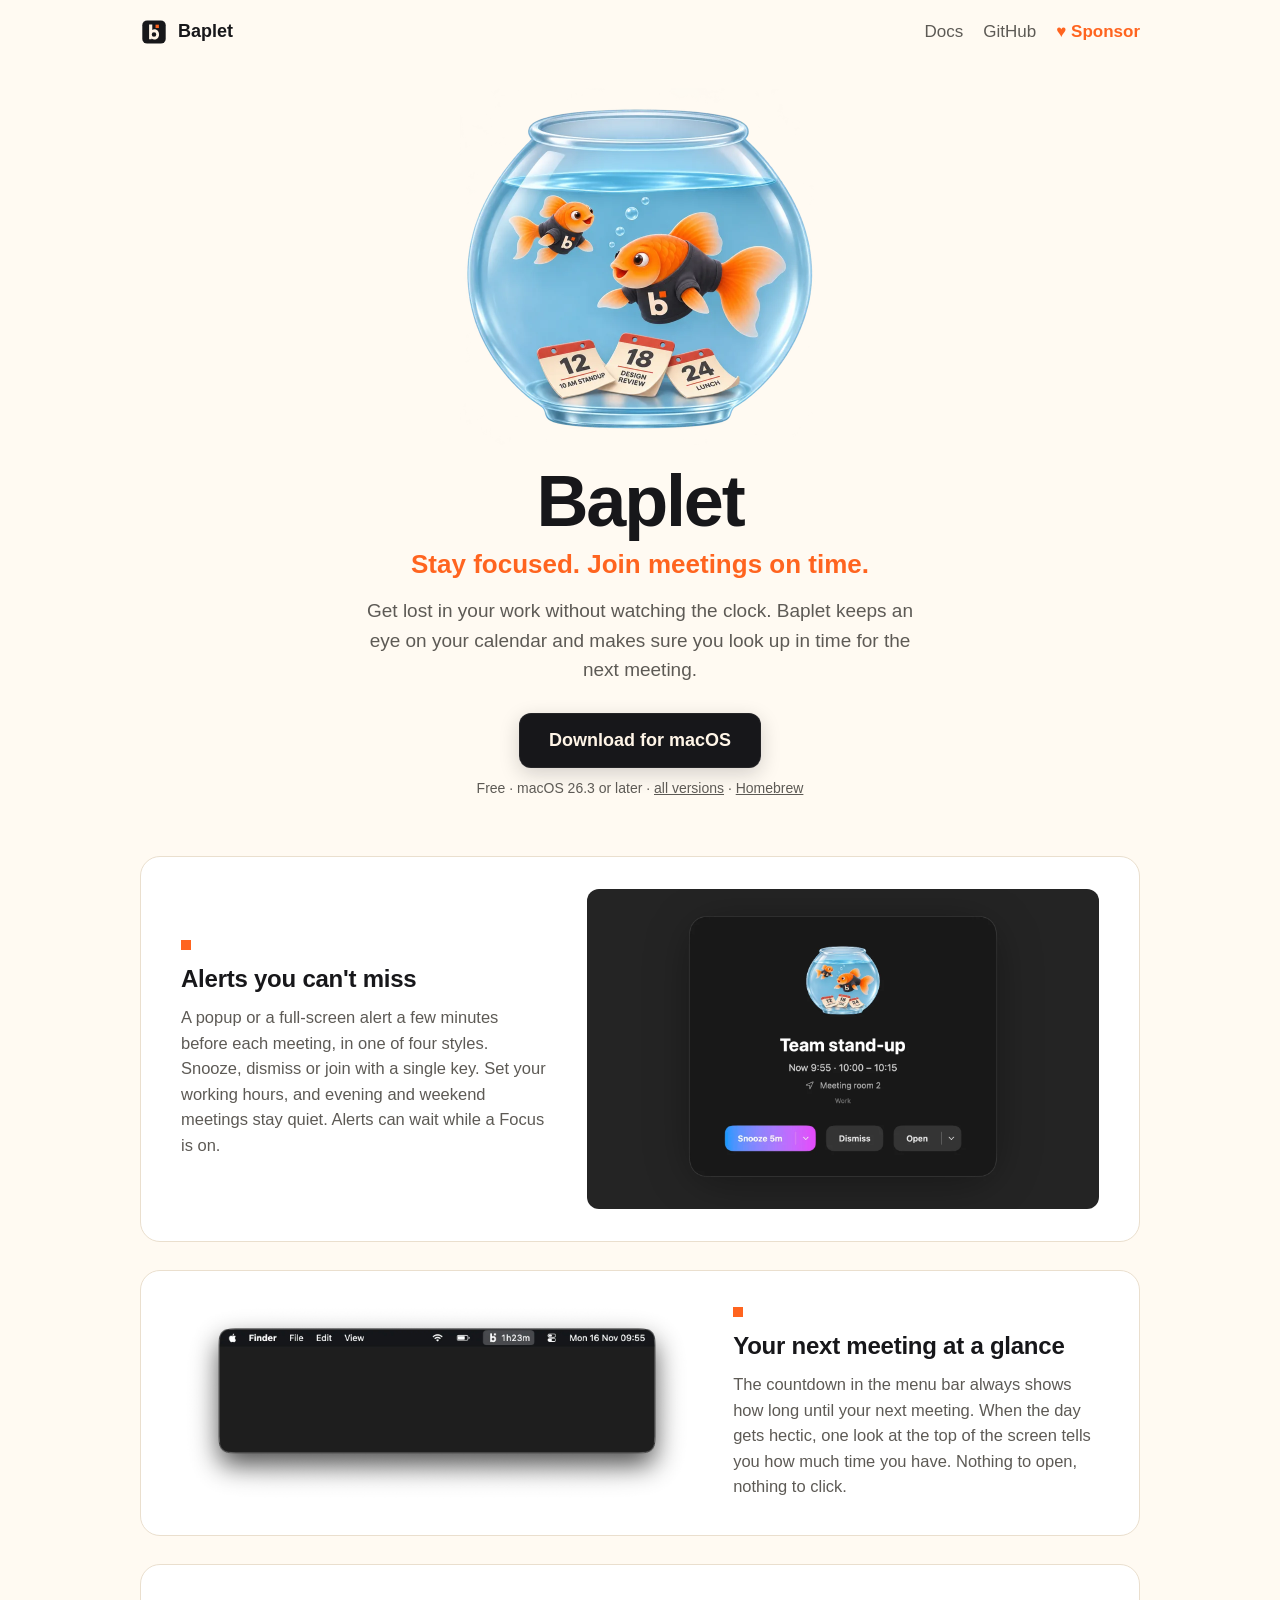
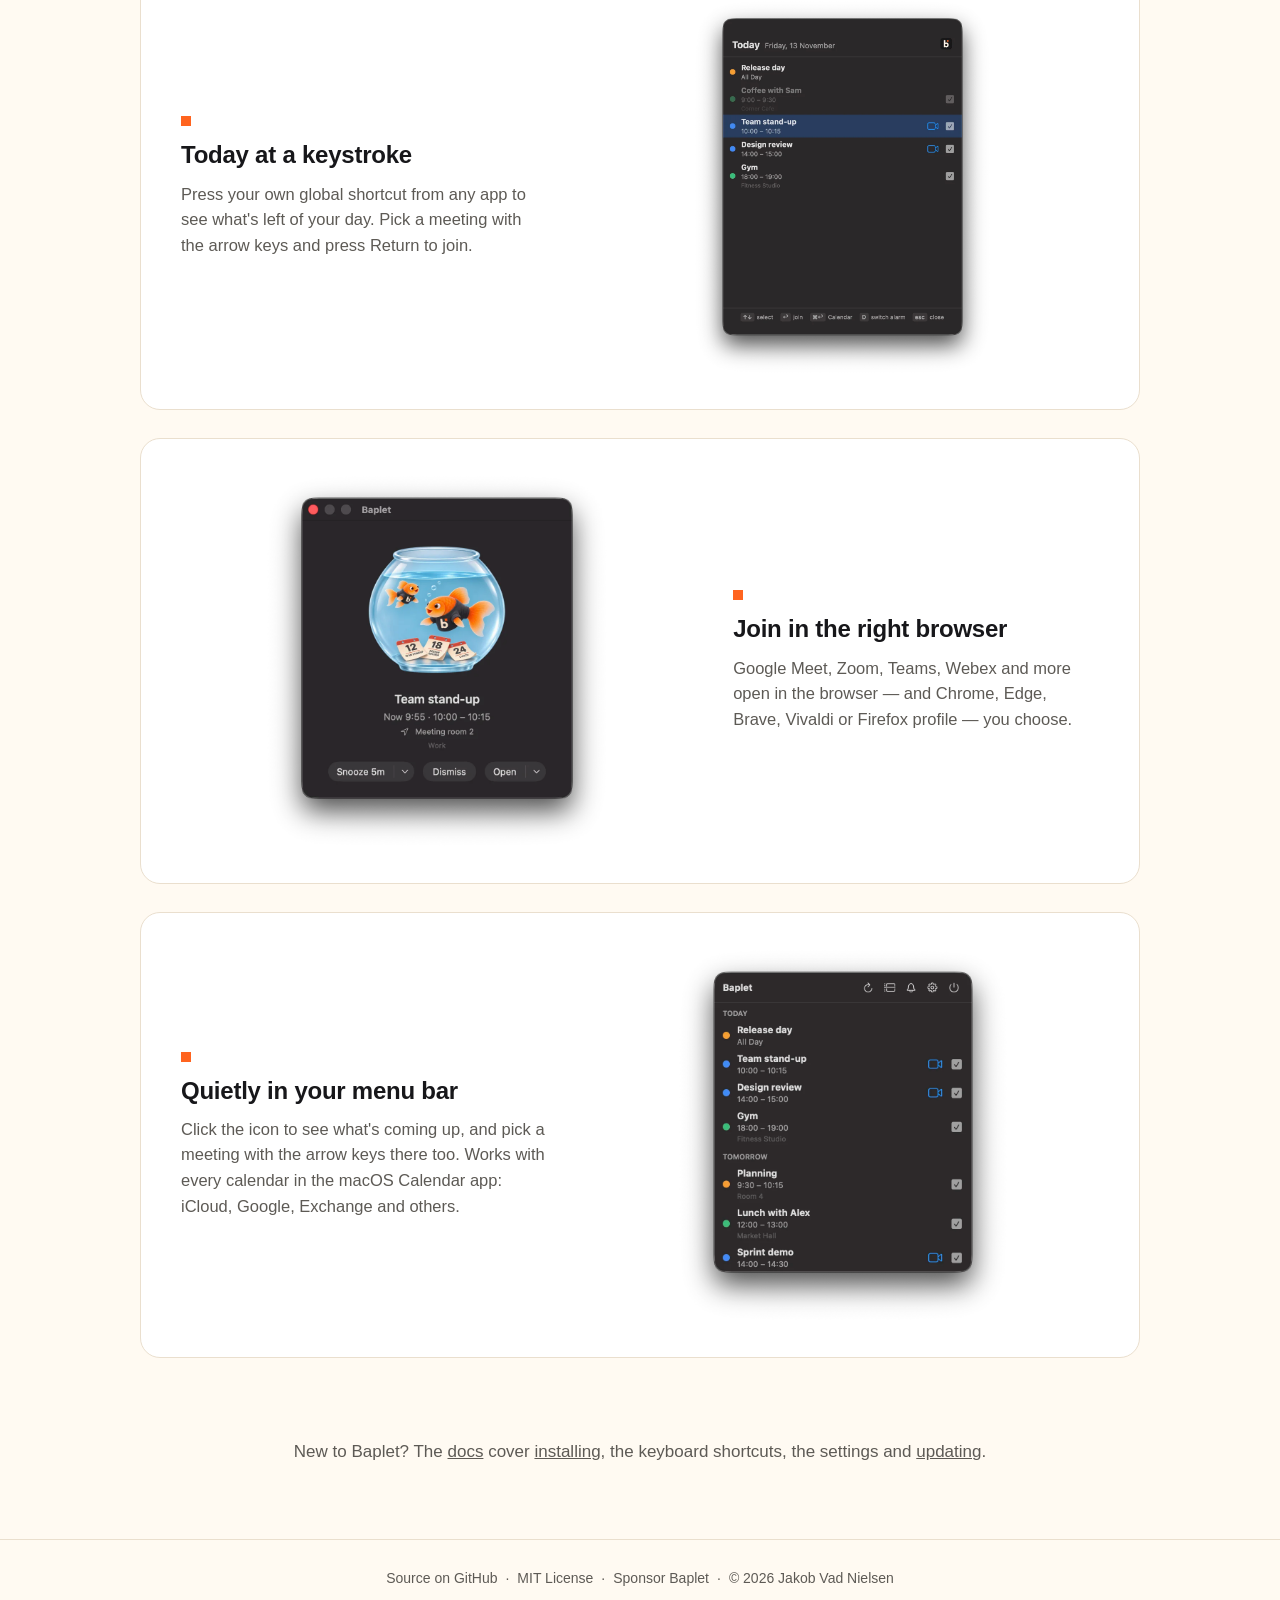
<file: site/index.html>
<!doctype html>
<html lang="en">
<head>
  <meta charset="utf-8">
  <meta name="viewport" content="width=device-width, initial-scale=1">
  <title>Baplet — meeting alarms for your Mac</title>
  <meta name="description" content="Baplet is a free macOS menu bar app that lets you get lost in your work without watching the clock, and makes sure you look up in time for the next meeting.">
  <meta property="og:title" content="Baplet — meeting alarms for your Mac">
  <meta property="og:description" content="Stay focused. Join meetings on time. Get lost in your work without watching the clock: Baplet makes sure you look up in time for the next meeting.">
  <meta property="og:image" content="https://baplet.konkord.io/assets/goldfish.webp">
  <link rel="icon" href="favicon.svg" type="image/svg+xml">
  <link rel="stylesheet" href="style.css">
</head>
<body>
  <header class="topbar">
    <a class="brand" href="./"><img src="assets/logo.svg" alt="" width="28" height="28"> Baplet</a>
    <nav class="topbar-nav">
      <a class="topbar-link" href="docs.html">Docs</a>
      <a class="topbar-link" href="https://github.com/konkord-io/baplet">GitHub</a>
      <a class="topbar-link topbar-sponsor" href="https://github.com/sponsors/lazee">♥ Sponsor</a>
    </nav>
  </header>

  <main>
    <section class="hero">
      <img class="hero-image" src="assets/goldfish.webp" alt="Two goldfish in Baplet T-shirts swimming in a bowl above calendar pages" width="360" height="360">
      <h1>Baplet</h1>
      <p class="tagline">Stay focused. Join meetings on time.</p>
      <p class="lede">Get lost in your work without watching the clock. Baplet keeps an eye on your calendar and makes sure you look up in time for the next meeting.</p>
      <div class="cta">
        <a class="button" href="https://github.com/konkord-io/baplet/releases/latest/download/Baplet.dmg">Download for macOS</a>
        <span class="cta-note">Free · macOS 26.3 or later · <a href="https://github.com/konkord-io/baplet/releases">all versions</a> · <a href="docs.html#homebrew">Homebrew</a></span>
      </div>
    </section>

    <section class="features" aria-label="Features">
      <article class="feature">
        <div class="feature-text">
          <h2>Alerts you can't miss</h2>
          <p>A popup or a full-screen alert a few minutes before each meeting, in one of four styles. Snooze, dismiss or join with a single key. Set your working hours, and evening and weekend meetings stay quiet. Alerts can wait while a Focus is on.</p>
        </div>
        <figure class="feature-shot feature-shot--wide">
          <img src="assets/screenshots/alert-glass-dark.webp" alt="A full-screen Baplet alert for the Team stand-up with Snooze, Dismiss and Open buttons" loading="lazy">
        </figure>
      </article>
      <article class="feature">
        <div class="feature-text">
          <h2>Your next meeting at a glance</h2>
          <p>The countdown in the menu bar always shows how long until your next meeting. When the day gets hectic, one look at the top of the screen tells you how much time you have. Nothing to open, nothing to click.</p>
        </div>
        <figure class="feature-shot feature-shot--wide">
          <img src="assets/screenshots/menubar-dark.webp" alt="The macOS menu bar with Baplet's icon showing 1h23m until the next meeting" loading="lazy">
        </figure>
      </article>
      <article class="feature">
        <div class="feature-text">
          <h2>Today at a keystroke</h2>
          <p>Press your own global shortcut from any app to see what's left of your day. Pick a meeting with the arrow keys and press Return to join.</p>
        </div>
        <figure class="feature-shot feature-shot--tall">
          <img src="assets/screenshots/today-dark.webp" alt="The Today panel listing the day's meetings with the stand-up selected" loading="lazy">
        </figure>
      </article>
      <article class="feature">
        <div class="feature-text">
          <h2>Join in the right browser</h2>
          <p>Google Meet, Zoom, Teams, Webex and more open in the browser — and Chrome, Edge, Brave, Vivaldi or Firefox profile — you choose.</p>
        </div>
        <figure class="feature-shot feature-shot--tall">
          <img src="assets/screenshots/alert-popup-dark.webp" alt="The popup alert with its Open button for joining the meeting" loading="lazy">
        </figure>
      </article>
      <article class="feature">
        <div class="feature-text">
          <h2>Quietly in your menu bar</h2>
          <p>Click the icon to see what's coming up, and pick a meeting with the arrow keys there too. Works with every calendar in the macOS Calendar app: iCloud, Google, Exchange and others.</p>
        </div>
        <figure class="feature-shot feature-shot--tall">
          <img src="assets/screenshots/menu-dark.webp" alt="The Baplet menu listing today's and tomorrow's meetings" loading="lazy">
        </figure>
      </article>
    </section>

    <p class="install-link" id="install">New to Baplet? The <a href="docs.html">docs</a> cover <a href="docs.html#install">installing</a>, the keyboard shortcuts, the settings and <a href="docs.html#updating">updating</a>.</p>
  </main>

  <footer>
    <a href="https://github.com/konkord-io/baplet">Source on GitHub</a>
    <span>·</span>
    <a href="https://github.com/konkord-io/baplet/blob/main/LICENSE">MIT License</a>
    <span>·</span>
    <a href="https://github.com/sponsors/lazee">Sponsor Baplet</a>
    <span>·</span>
    <span>© 2026 Jakob Vad Nielsen</span>
  </footer>
</body>
</html>
</file>
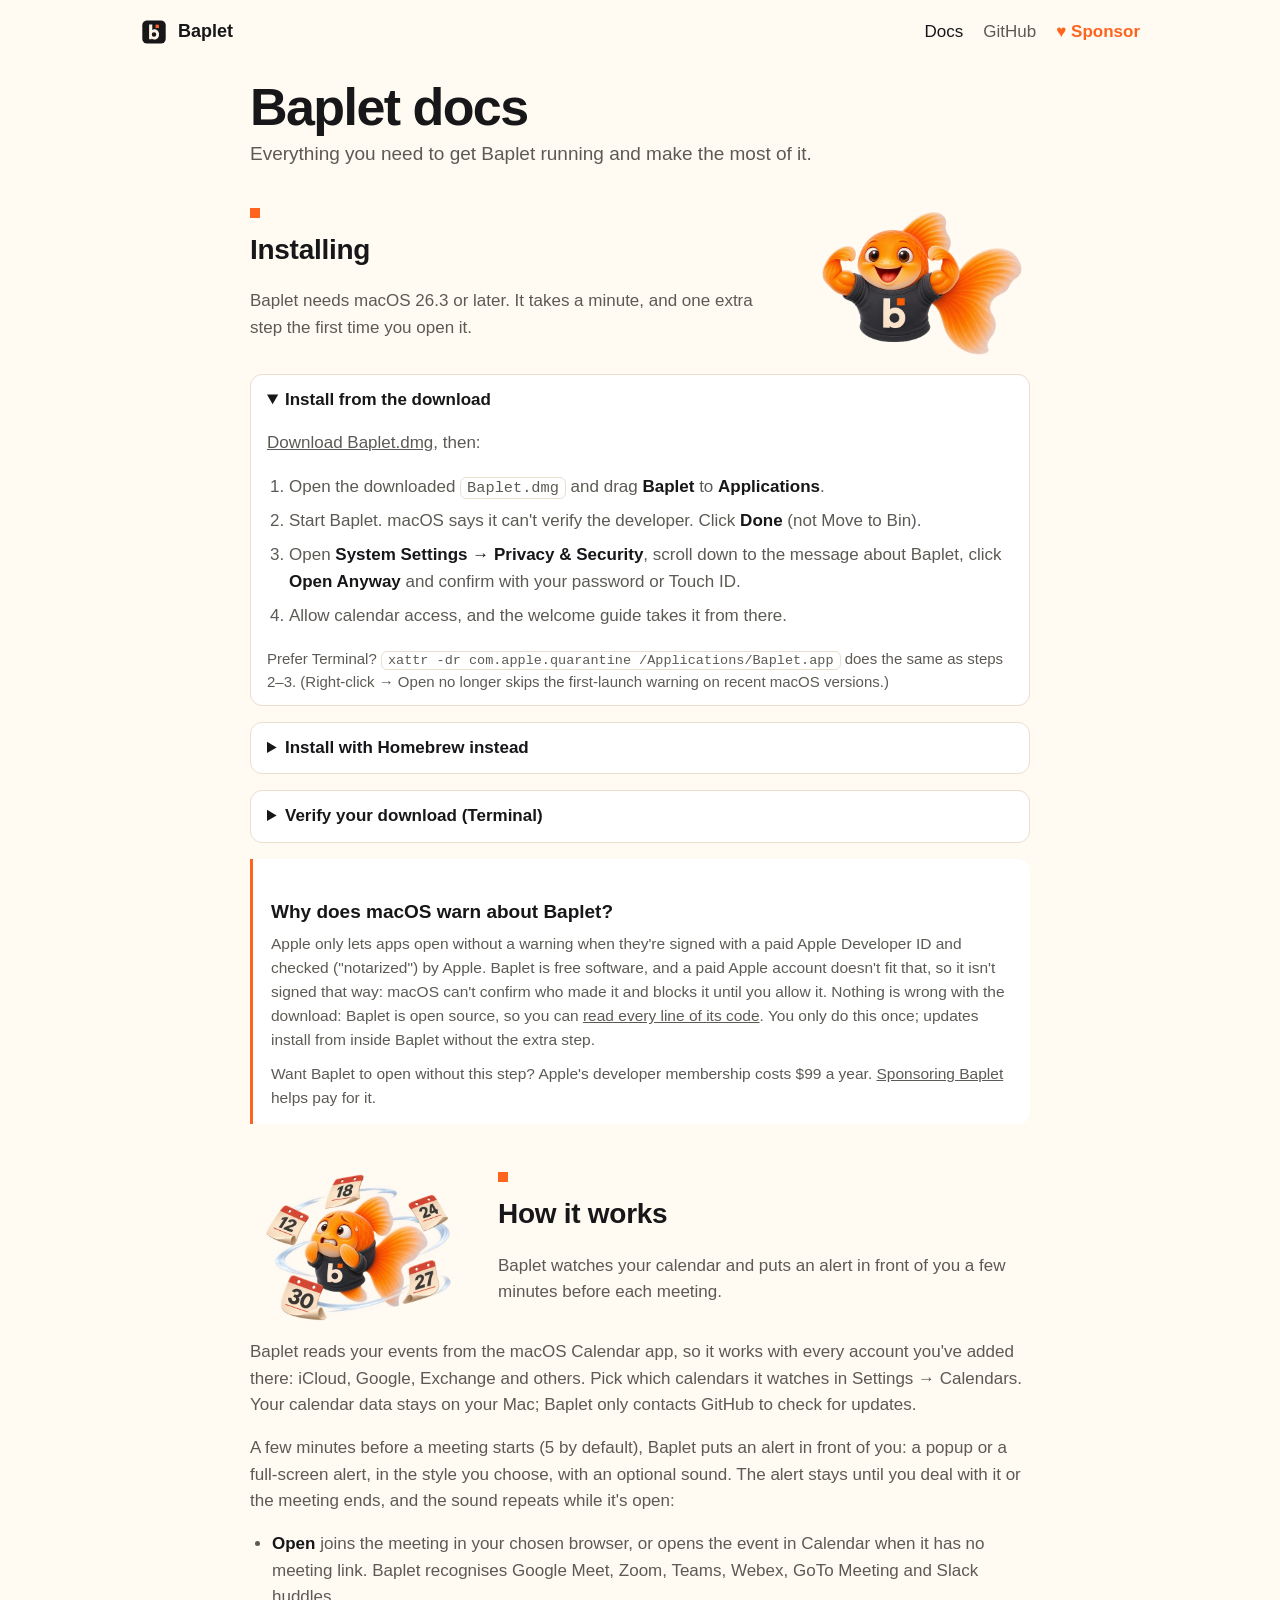
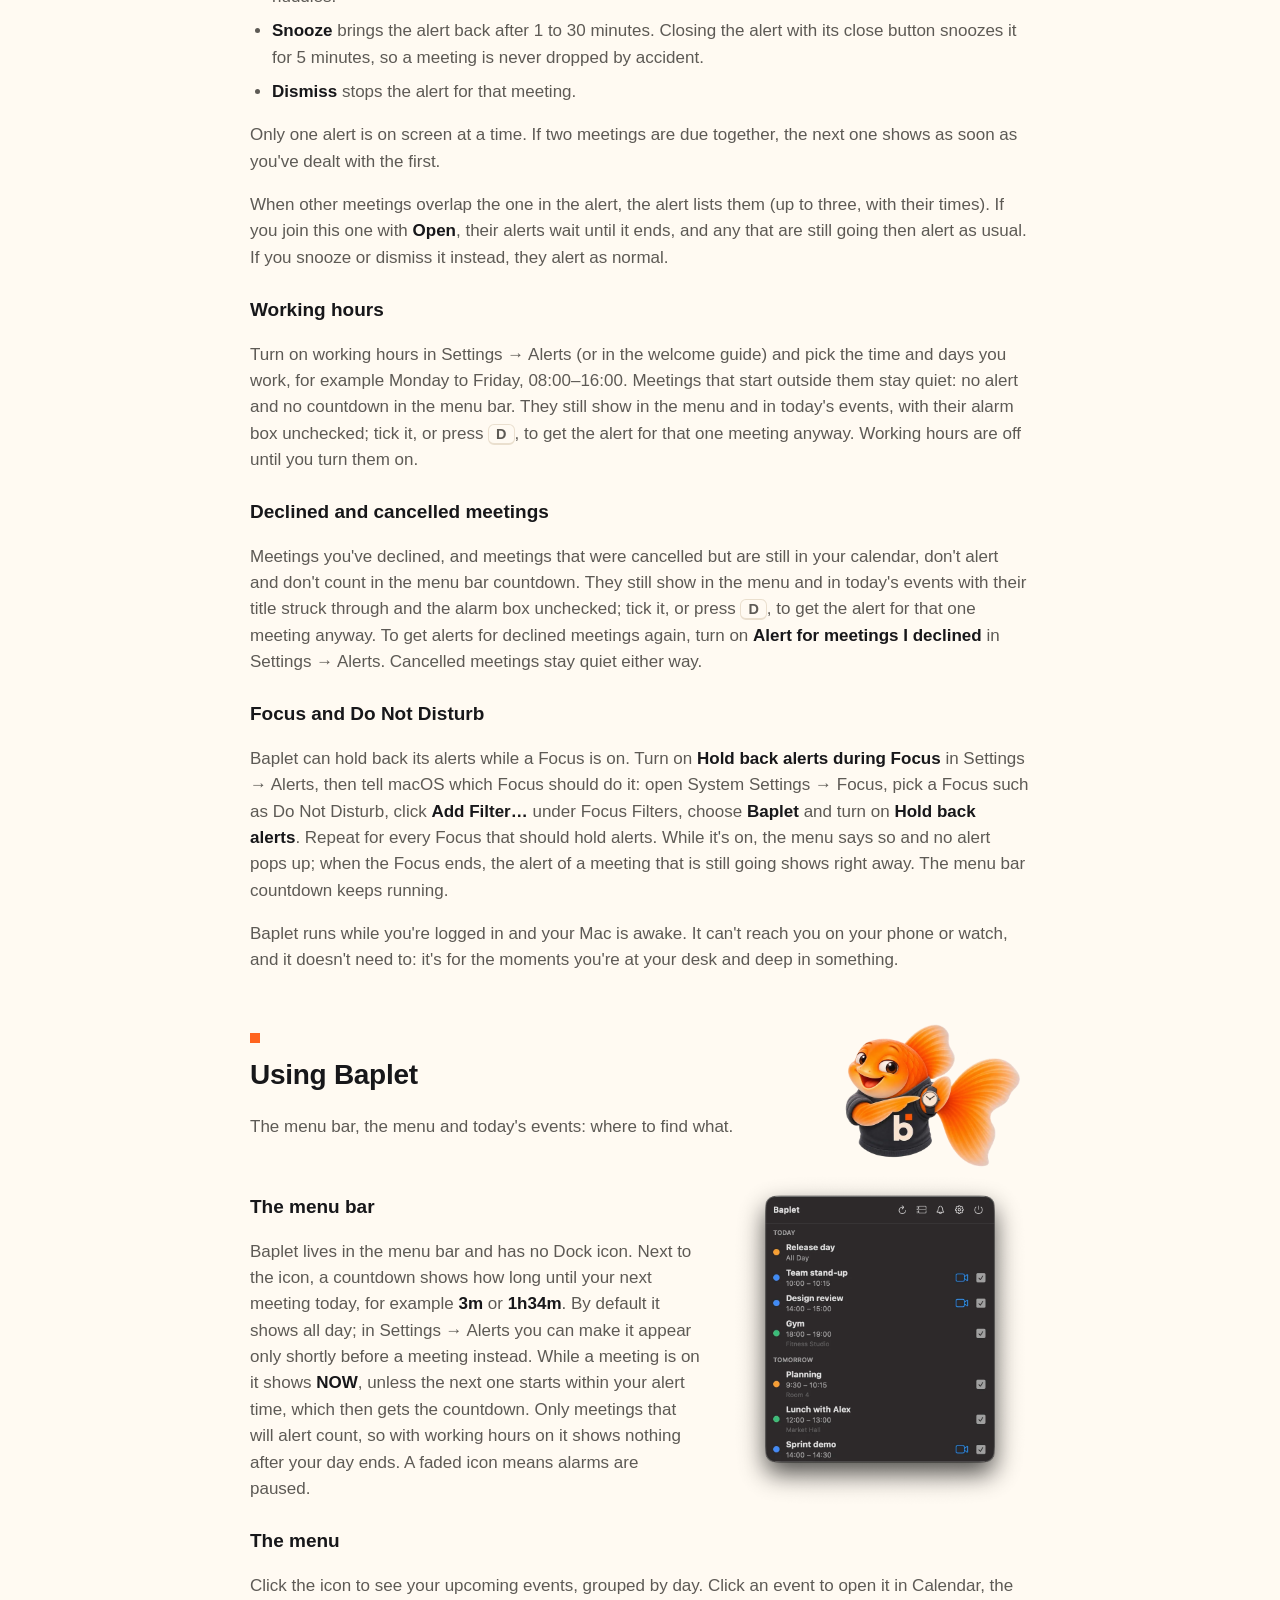
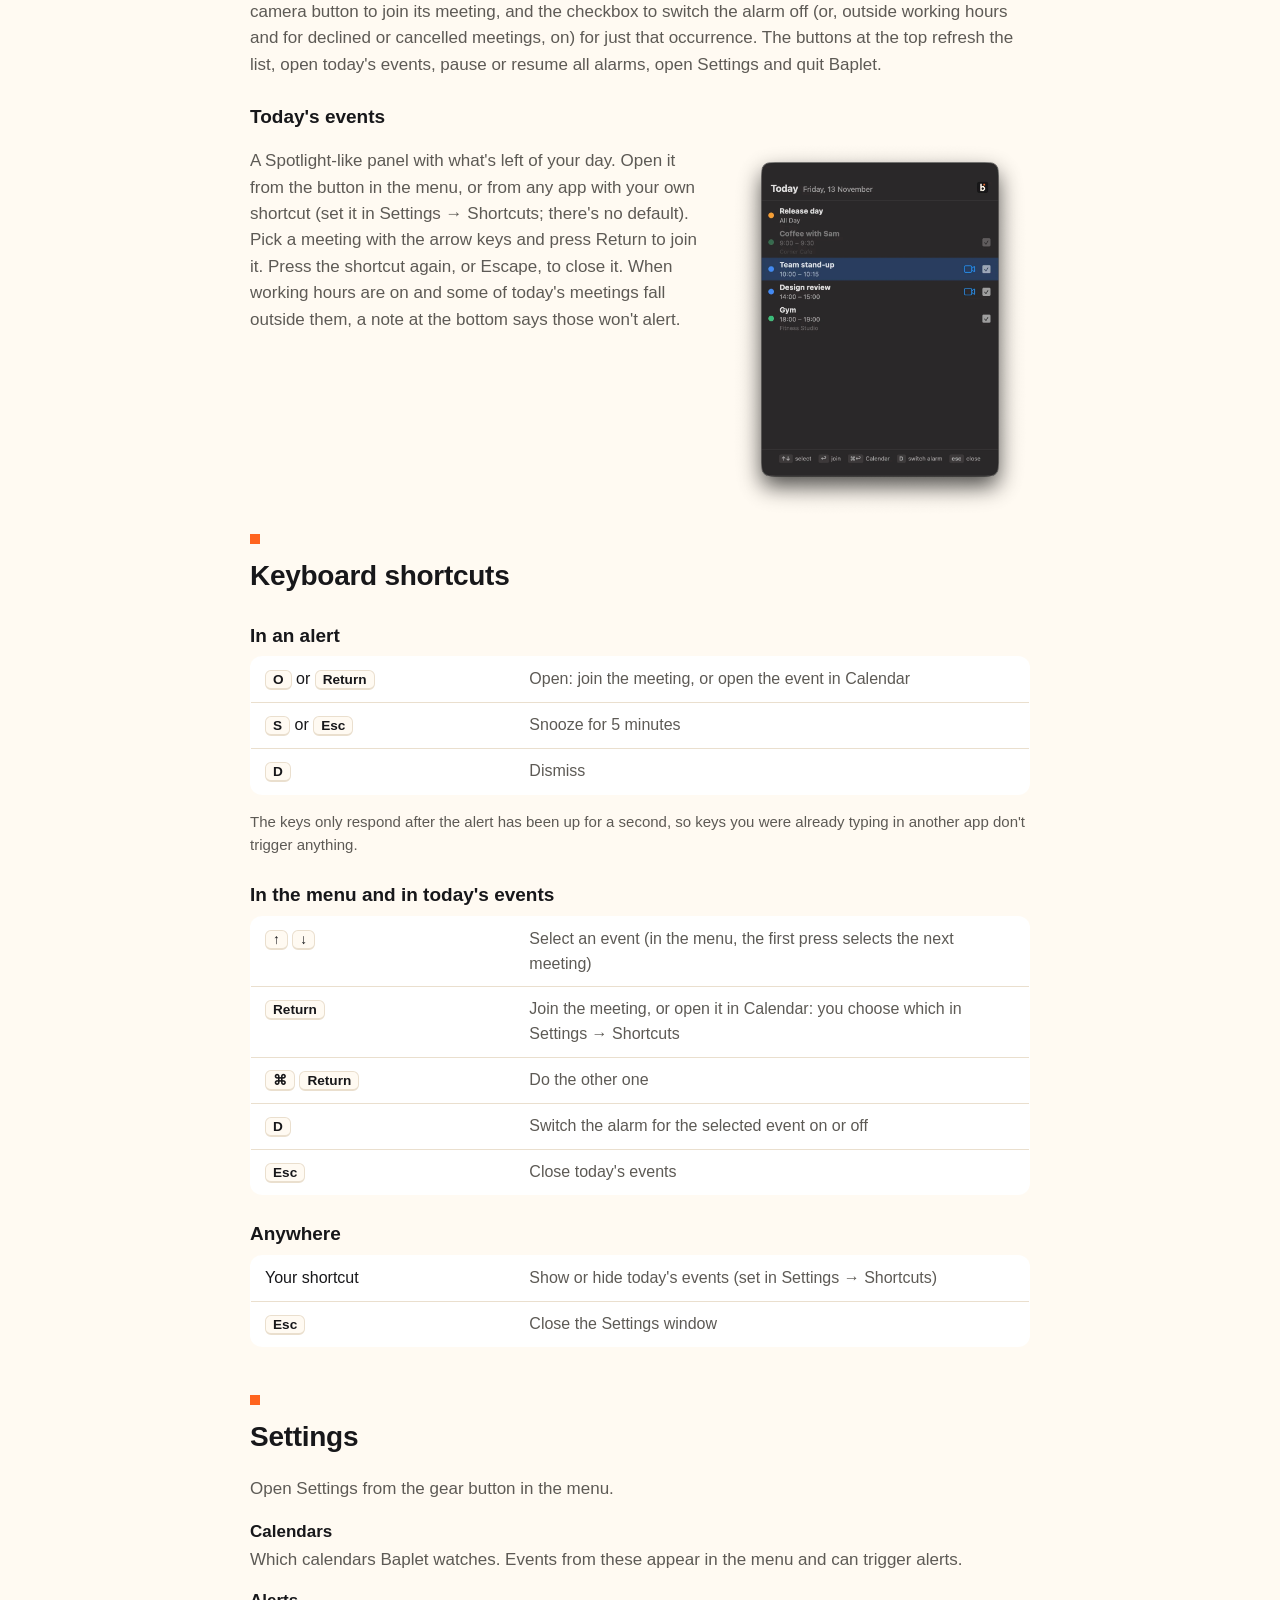
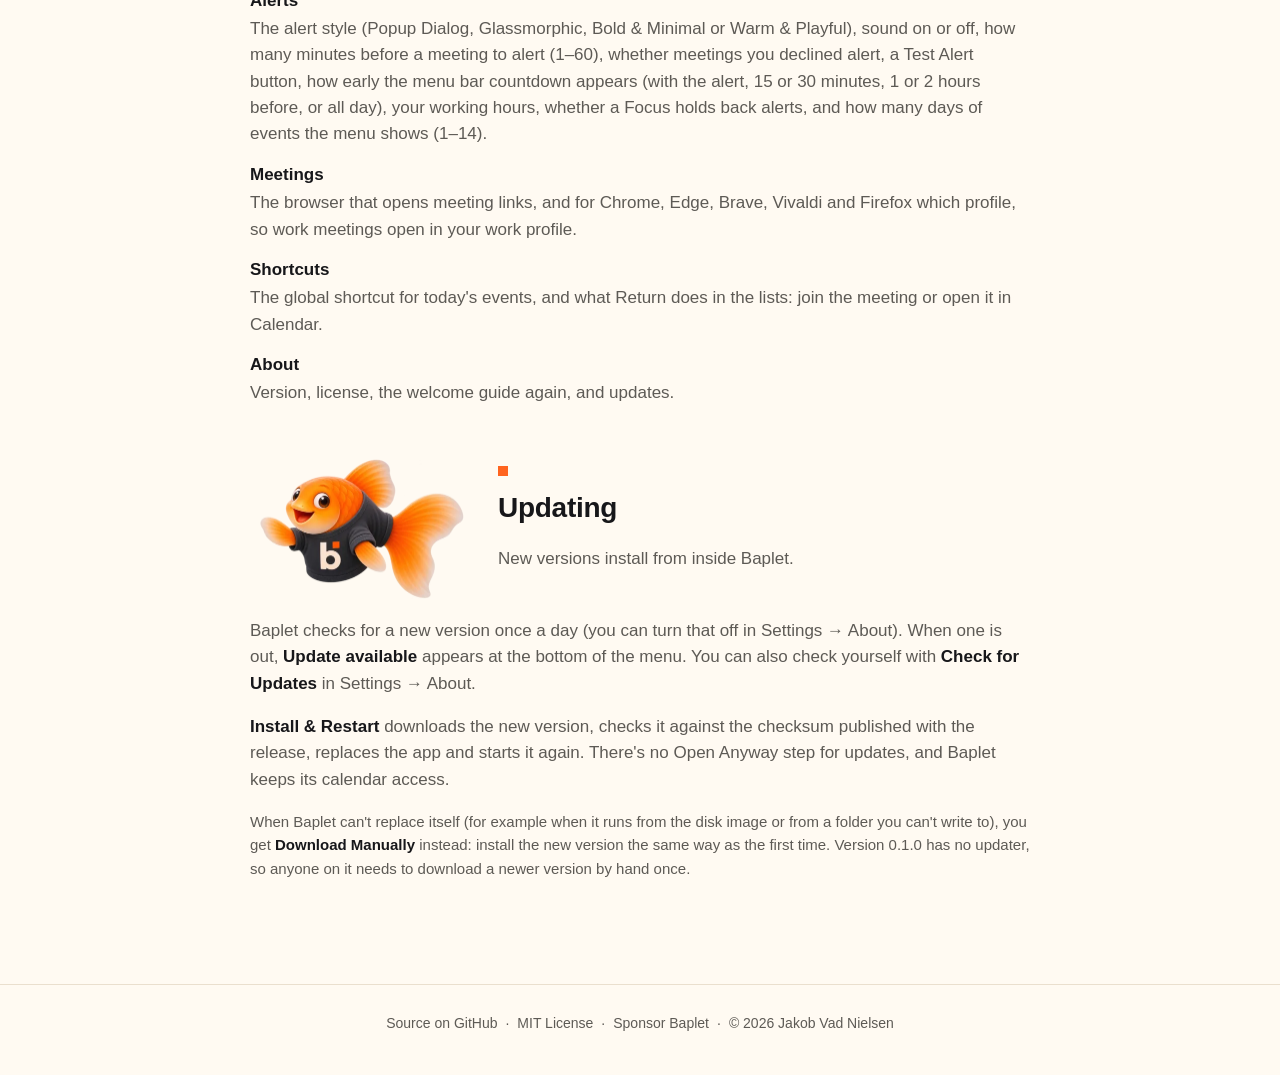
<file: site/docs.html>
<!doctype html>
<html lang="en">
<head>
  <meta charset="utf-8">
  <meta name="viewport" content="width=device-width, initial-scale=1">
  <title>Baplet docs — install, use and update</title>
  <meta name="description" content="How to install Baplet, how its meeting alarms work, its keyboard shortcuts and settings, and how to update it.">
  <meta property="og:title" content="Baplet docs — install, use and update">
  <meta property="og:description" content="How to install Baplet, how its meeting alarms work, its keyboard shortcuts and settings, and how to update it.">
  <meta property="og:image" content="https://baplet.konkord.io/assets/goldfish.webp">
  <link rel="icon" href="favicon.svg" type="image/svg+xml">
  <link rel="stylesheet" href="style.css">
</head>
<body>
  <header class="topbar">
    <a class="brand" href="./"><img src="assets/logo.svg" alt="" width="28" height="28"> Baplet</a>
    <nav class="topbar-nav">
      <a class="topbar-link" href="docs.html" aria-current="page">Docs</a>
      <a class="topbar-link" href="https://github.com/konkord-io/baplet">GitHub</a>
      <a class="topbar-link topbar-sponsor" href="https://github.com/sponsors/lazee">♥ Sponsor</a>
    </nav>
  </header>

  <main class="docs">
    <h1 class="docs-title">Baplet docs</h1>
    <p class="docs-lede">Everything you need to get Baplet running and make the most of it.</p>


    <section id="install">
      <div class="section-head">
        <img class="fish" src="assets/fish_muscles.webp" alt="Baplet's goldfish flexing its fins, ready to go" width="220" height="147">
        <div>
          <h2>Installing</h2>
          <p>Baplet needs macOS 26.3 or later. It takes a minute, and one extra step the first time you open it.</p>
        </div>
      </div>
      <details class="docs-more" id="manual" open>
        <summary>Install from the download</summary>
        <p><a href="https://github.com/konkord-io/baplet/releases/latest/download/Baplet.dmg">Download Baplet.dmg</a>, then:</p>
        <ol>
          <li>Open the downloaded <code>Baplet.dmg</code> and drag <strong>Baplet</strong> to <strong>Applications</strong>.</li>
          <li>Start Baplet. macOS says it can't verify the developer. Click <strong>Done</strong> (not Move to Bin).</li>
          <li>Open <strong>System Settings → Privacy &amp; Security</strong>, scroll down to the message about Baplet, click <strong>Open Anyway</strong> and confirm with your password or Touch ID.</li>
          <li>Allow calendar access, and the welcome guide takes it from there.</li>
        </ol>
        <p class="docs-note">Prefer Terminal? <code>xattr -dr com.apple.quarantine /Applications/Baplet.app</code> does the same as steps 2–3. (Right-click → Open no longer skips the first-launch warning on recent macOS versions.)</p>
      </details>
      <details class="docs-more" id="homebrew">
        <summary>Install with Homebrew instead</summary>
        <p>If you manage your apps with <a href="https://brew.sh">Homebrew</a>, install Baplet from the Konkord tap instead of the DMG:</p>
        <pre class="docs-code"><code>brew trust konkord-io/tap
brew install konkord-io/tap/baplet</code></pre>
        <p class="docs-note">Homebrew asks you to trust the tap once. macOS still blocks Baplet the first time you open it, so do steps 2–4 above. Baplet updates itself, and <code>brew uninstall --zap baplet</code> removes it with its settings.</p>
      </details>
      <details class="docs-more" id="verify">
        <summary>Verify your download (Terminal)</summary>
        <p>Baplet isn't signed by Apple, but every release is signed with Baplet's own certificate. Before you click Open Anyway, you can check in Terminal that your copy is genuine and unchanged:</p>
        <pre class="docs-code"><code>codesign --verify --deep --strict /Applications/Baplet.app &amp;&amp; echo "Intact"
codesign -d -r- /Applications/Baplet.app 2&gt;&amp;1 | grep -o 'certificate root = H"[0-9a-f]*"'</code></pre>
        <p>The first command should print <code>Intact</code>, and the second exactly:</p>
        <pre class="docs-code"><code>certificate root = H"476a66de31db738a85b5e21719b82752ca256184"</code></pre>
        <p class="docs-note">That is the fingerprint of Baplet's signing certificate. If you see an error or a different fingerprint, don't open that copy: delete it and download Baplet from this site.</p>
      </details>
      <div class="why">
        <h3>Why does macOS warn about Baplet?</h3>
        <p>Apple only lets apps open without a warning when they're signed with a paid Apple Developer ID and checked ("notarized") by Apple. Baplet is free software, and a paid Apple account doesn't fit that, so it isn't signed that way: macOS can't confirm who made it and blocks it until you allow it. Nothing is wrong with the download: Baplet is open source, so you can <a href="https://github.com/konkord-io/baplet">read every line of its code</a>. You only do this once; updates install from inside Baplet without the extra step.</p>
        <p class="sponsor-note">Want Baplet to open without this step? Apple's developer membership costs $99 a year. <a href="https://github.com/sponsors/lazee">Sponsoring Baplet</a> helps pay for it.</p>
      </div>
    </section>

    <section id="how-it-works">
      <div class="section-head section-head--flip">
        <img class="fish" src="assets/fish_stressed.webp" alt="Baplet's goldfish looking stressed, surrounded by calendar pages" width="220" height="147" loading="lazy">
        <div>
          <h2>How it works</h2>
          <p>Baplet watches your calendar and puts an alert in front of you a few minutes before each meeting.</p>
        </div>
      </div>
      <p>Baplet reads your events from the macOS Calendar app, so it works with every account you've added there: iCloud, Google, Exchange and others. Pick which calendars it watches in Settings → Calendars. Your calendar data stays on your Mac; Baplet only contacts GitHub to check for updates.</p>
      <p>A few minutes before a meeting starts (5 by default), Baplet puts an alert in front of you: a popup or a full-screen alert, in the style you choose, with an optional sound. The alert stays until you deal with it or the meeting ends, and the sound repeats while it's open:</p>
      <ul>
        <li><strong>Open</strong> joins the meeting in your chosen browser, or opens the event in Calendar when it has no meeting link. Baplet recognises Google Meet, Zoom, Teams, Webex, GoTo Meeting and Slack huddles.</li>
        <li><strong>Snooze</strong> brings the alert back after 1 to 30 minutes. Closing the alert with its close button snoozes it for 5 minutes, so a meeting is never dropped by accident.</li>
        <li><strong>Dismiss</strong> stops the alert for that meeting.</li>
      </ul>
      <p>Only one alert is on screen at a time. If two meetings are due together, the next one shows as soon as you've dealt with the first.</p>
      <p>When other meetings overlap the one in the alert, the alert lists them (up to three, with their times). If you join this one with <strong>Open</strong>, their alerts wait until it ends, and any that are still going then alert as usual. If you snooze or dismiss it instead, they alert as normal.</p>
      <h3>Working hours</h3>
      <p>Turn on working hours in Settings → Alerts (or in the welcome guide) and pick the time and days you work, for example Monday to Friday, 08:00–16:00. Meetings that start outside them stay quiet: no alert and no countdown in the menu bar. They still show in the menu and in today's events, with their alarm box unchecked; tick it, or press <kbd>D</kbd>, to get the alert for that one meeting anyway. Working hours are off until you turn them on.</p>

      <h3>Declined and cancelled meetings</h3>
      <p>Meetings you've declined, and meetings that were cancelled but are still in your calendar, don't alert and don't count in the menu bar countdown. They still show in the menu and in today's events with their title struck through and the alarm box unchecked; tick it, or press <kbd>D</kbd>, to get the alert for that one meeting anyway. To get alerts for declined meetings again, turn on <strong>Alert for meetings I declined</strong> in Settings → Alerts. Cancelled meetings stay quiet either way.</p>

      <h3>Focus and Do Not Disturb</h3>
      <p>Baplet can hold back its alerts while a Focus is on. Turn on <strong>Hold back alerts during Focus</strong> in Settings → Alerts, then tell macOS which Focus should do it: open System Settings → Focus, pick a Focus such as Do Not Disturb, click <strong>Add Filter…</strong> under Focus Filters, choose <strong>Baplet</strong> and turn on <strong>Hold back alerts</strong>. Repeat for every Focus that should hold alerts. While it's on, the menu says so and no alert pops up; when the Focus ends, the alert of a meeting that is still going shows right away. The menu bar countdown keeps running.</p>
      <p>Baplet runs while you're logged in and your Mac is awake. It can't reach you on your phone or watch, and it doesn't need to: it's for the moments you're at your desk and deep in something.</p>
    </section>

    <section id="usage">
      <div class="section-head">
        <img class="fish" src="assets/fish_clock.webp" alt="Baplet's goldfish pointing at its watch" width="220" height="147" loading="lazy">
        <div>
          <h2>Using Baplet</h2>
          <p>The menu bar, the menu and today's events: where to find what.</p>
        </div>
      </div>
      <figure class="docs-shot docs-shot--right">
        <img src="assets/screenshots/menu-dark.webp" alt="The Baplet menu listing today's and tomorrow's meetings" loading="lazy">
      </figure>
      <h3>The menu bar</h3>
      <p>Baplet lives in the menu bar and has no Dock icon. Next to the icon, a countdown shows how long until your next meeting today, for example <strong>3m</strong> or <strong>1h34m</strong>. By default it shows all day; in Settings → Alerts you can make it appear only shortly before a meeting instead. While a meeting is on it shows <strong>NOW</strong>, unless the next one starts within your alert time, which then gets the countdown. Only meetings that will alert count, so with working hours on it shows nothing after your day ends. A faded icon means alarms are paused.</p>
      <h3>The menu</h3>
      <p>Click the icon to see your upcoming events, grouped by day. Click an event to open it in Calendar, the camera button to join its meeting, and the checkbox to switch the alarm off (or, outside working hours and for declined or cancelled meetings, on) for just that occurrence. The buttons at the top refresh the list, open today's events, pause or resume all alarms, open Settings and quit Baplet.</p>
      <h3 class="docs-clear">Today's events</h3>
      <figure class="docs-shot docs-shot--right">
        <img src="assets/screenshots/today-dark.webp" alt="The Today panel listing the day's meetings with the stand-up selected" loading="lazy">
      </figure>
      <p>A Spotlight-like panel with what's left of your day. Open it from the button in the menu, or from any app with your own shortcut (set it in Settings → Shortcuts; there's no default). Pick a meeting with the arrow keys and press Return to join it. Press the shortcut again, or Escape, to close it. When working hours are on and some of today's meetings fall outside them, a note at the bottom says those won't alert.</p>
    </section>

    <section id="shortcuts" class="docs-clear">
      <h2>Keyboard shortcuts</h2>
      <h3>In an alert</h3>
      <table class="keys">
        <tr><td><kbd>O</kbd> or <kbd>Return</kbd></td><td>Open: join the meeting, or open the event in Calendar</td></tr>
        <tr><td><kbd>S</kbd> or <kbd>Esc</kbd></td><td>Snooze for 5 minutes</td></tr>
        <tr><td><kbd>D</kbd></td><td>Dismiss</td></tr>
      </table>
      <p class="docs-note">The keys only respond after the alert has been up for a second, so keys you were already typing in another app don't trigger anything.</p>
      <h3>In the menu and in today's events</h3>
      <table class="keys">
        <tr><td><kbd>↑</kbd> <kbd>↓</kbd></td><td>Select an event (in the menu, the first press selects the next meeting)</td></tr>
        <tr><td><kbd>Return</kbd></td><td>Join the meeting, or open it in Calendar: you choose which in Settings → Shortcuts</td></tr>
        <tr><td><kbd>⌘</kbd> <kbd>Return</kbd></td><td>Do the other one</td></tr>
        <tr><td><kbd>D</kbd></td><td>Switch the alarm for the selected event on or off</td></tr>
        <tr><td><kbd>Esc</kbd></td><td>Close today's events</td></tr>
      </table>
      <h3>Anywhere</h3>
      <table class="keys">
        <tr><td>Your shortcut</td><td>Show or hide today's events (set in Settings → Shortcuts)</td></tr>
        <tr><td><kbd>Esc</kbd></td><td>Close the Settings window</td></tr>
      </table>
    </section>

    <section id="settings">
      <h2>Settings</h2>
      <p>Open Settings from the gear button in the menu.</p>
      <dl class="settings-list">
        <dt>Calendars</dt>
        <dd>Which calendars Baplet watches. Events from these appear in the menu and can trigger alerts.</dd>
        <dt>Alerts</dt>
        <dd>The alert style (Popup Dialog, Glassmorphic, Bold &amp; Minimal or Warm &amp; Playful), sound on or off, how many minutes before a meeting to alert (1–60), whether meetings you declined alert, a Test Alert button, how early the menu bar countdown appears (with the alert, 15 or 30 minutes, 1 or 2 hours before, or all day), your working hours, whether a Focus holds back alerts, and how many days of events the menu shows (1–14).</dd>
        <dt>Meetings</dt>
        <dd>The browser that opens meeting links, and for Chrome, Edge, Brave, Vivaldi and Firefox which profile, so work meetings open in your work profile.</dd>
        <dt>Shortcuts</dt>
        <dd>The global shortcut for today's events, and what Return does in the lists: join the meeting or open it in Calendar.</dd>
        <dt>About</dt>
        <dd>Version, license, the welcome guide again, and updates.</dd>
      </dl>
    </section>

    <section id="updating">
      <div class="section-head section-head--flip">
        <img class="fish" src="assets/fish.webp" alt="Baplet's goldfish mascot in a Baplet T-shirt" width="220" height="147" loading="lazy">
        <div>
          <h2>Updating</h2>
          <p>New versions install from inside Baplet.</p>
        </div>
      </div>
      <p>Baplet checks for a new version once a day (you can turn that off in Settings → About). When one is out, <strong>Update available</strong> appears at the bottom of the menu. You can also check yourself with <strong>Check for Updates</strong> in Settings → About.</p>
      <p><strong>Install &amp; Restart</strong> downloads the new version, checks it against the checksum published with the release, replaces the app and starts it again. There's no Open Anyway step for updates, and Baplet keeps its calendar access.</p>
      <p class="docs-note">When Baplet can't replace itself (for example when it runs from the disk image or from a folder you can't write to), you get <strong>Download Manually</strong> instead: install the new version the same way as the first time. Version 0.1.0 has no updater, so anyone on it needs to download a newer version by hand once.</p>
    </section>
  </main>

  <footer>
    <a href="https://github.com/konkord-io/baplet">Source on GitHub</a>
    <span>·</span>
    <a href="https://github.com/konkord-io/baplet/blob/main/LICENSE">MIT License</a>
    <span>·</span>
    <a href="https://github.com/sponsors/lazee">Sponsor Baplet</a>
    <span>·</span>
    <span>© 2026 Jakob Vad Nielsen</span>
  </footer>
  <script>
    function openFromHash() {
      const target = location.hash && document.querySelector(location.hash);
      if (target && target.tagName === "DETAILS") target.open = true;
    }
    window.addEventListener("hashchange", openFromHash);
    openFromHash();
  </script>
</body>
</html>
</file>
<file: site/style.css>
:root {
  --ink: #17171a;
  --paper: #fff5e7;
  --accent: #ff641f;
  --text: #17171a;
  --muted: #5d5a55;
  --bg: #fffaf2;
  --card: #ffffff;
  --line: #eadfce;
  color-scheme: light dark;
}

@media (prefers-color-scheme: dark) {
  :root {
    --text: #fff5e7;
    --muted: #b9b1a6;
    --bg: #111113;
    --card: #1c1c20;
    --line: #2c2c31;
  }
}

* { box-sizing: border-box; }

body {
  margin: 0;
  background: var(--bg);
  color: var(--text);
  font: 17px/1.55 -apple-system, BlinkMacSystemFont, "SF Pro Text", "Helvetica Neue", sans-serif;
  -webkit-font-smoothing: antialiased;
}

a { color: inherit; }

.topbar {
  display: flex;
  justify-content: space-between;
  align-items: center;
  max-width: 1040px;
  margin: 0 auto;
  padding: 18px 20px;
}

.brand {
  display: flex;
  align-items: center;
  gap: 10px;
  font-weight: 700;
  font-size: 18px;
  text-decoration: none;
}

.topbar-link { color: var(--muted); text-decoration: none; }
.topbar-link:hover { color: var(--text); }

main { max-width: 1040px; margin: 0 auto; padding: 0 20px; }

.hero { text-align: center; padding: 24px 0 56px; }

.hero-image { width: min(360px, 80vw); height: auto; }

h1 {
  margin: 8px 0 4px;
  font-size: clamp(44px, 8vw, 72px);
  letter-spacing: -0.03em;
  line-height: 1.05;
}

.tagline {
  margin: 0 0 12px;
  font-size: clamp(20px, 3vw, 26px);
  font-weight: 600;
  color: var(--accent);
}

.lede { max-width: 560px; margin: 0 auto 28px; color: var(--muted); font-size: 19px; }

.cta { display: flex; flex-direction: column; align-items: center; gap: 10px; }

.button {
  display: inline-block;
  padding: 14px 30px;
  border-radius: 12px;
  background: var(--ink);
  color: var(--paper);
  font-weight: 650;
  font-size: 18px;
  text-decoration: none;
  box-shadow: inset 0 0 0 1px rgba(255, 255, 255, 0.06), 0 6px 20px rgba(23, 23, 26, 0.18);
  transition: transform 0.12s ease, box-shadow 0.12s ease;
}

.button:hover { transform: translateY(-1px); box-shadow: 0 10px 26px rgba(23, 23, 26, 0.24); }

@media (prefers-color-scheme: dark) {
  .button { background: var(--paper); color: var(--ink); }
}

.cta-note { color: var(--muted); font-size: 14px; }

.why {
  padding: 14px 18px;
  margin-bottom: 18px;
  border-left: 3px solid var(--accent);
  background: var(--card);
  border-radius: 0 12px 12px 0;
}

.why h3 { margin: 0 0 6px; font-size: 17px; }
.why p { margin: 0; color: var(--muted); font-size: 15.5px; }

.features {
  display: flex;
  flex-direction: column;
  gap: 28px;
  padding-bottom: 64px;
}

.feature {
  display: grid;
  grid-template-columns: minmax(0, 5fr) minmax(0, 7fr);
  align-items: center;
  gap: 40px;
  background: var(--card);
  border: 1px solid var(--line);
  border-radius: 20px;
  padding: 32px 40px;
}

.feature:nth-child(even) { grid-template-columns: minmax(0, 7fr) minmax(0, 5fr); }
.feature:nth-child(even) .feature-text { order: 2; }

.features h2 {
  margin: 0 0 8px;
  font-size: 24px;
  letter-spacing: -0.01em;
  position: relative;
  padding-top: 20px;
}

.features h2::before {
  content: "";
  position: absolute;
  top: 0;
  left: 0;
  width: 10px;
  height: 10px;
  background: var(--accent);
}

.features p { margin: 0; color: var(--muted); font-size: 16.5px; }

.feature-shot { margin: 0; display: flex; justify-content: center; }
.feature-shot img { display: block; height: auto; max-width: 100%; border-radius: 12px; }
.feature-shot--wide img { width: 100%; }
.feature-shot--tall img { max-height: 380px; width: auto; }

@media (max-width: 760px) {
  .feature,
  .feature:nth-child(even) { grid-template-columns: 1fr; gap: 20px; padding: 24px; }
  .feature:nth-child(even) .feature-text { order: 0; }
  .feature-shot--tall img { max-height: 320px; }
}

code {
  font: 0.9em ui-monospace, SFMono-Regular, Menlo, monospace;
  background: var(--card);
  border: 1px solid var(--line);
  border-radius: 6px;
  padding: 1px 6px;
  overflow-wrap: anywhere;
}

footer {
  display: flex;
  flex-wrap: wrap;
  justify-content: center;
  gap: 8px;
  padding: 28px 20px 40px;
  border-top: 1px solid var(--line);
  color: var(--muted);
  font-size: 14px;
}

footer a { text-decoration: none; }
footer a:hover { color: var(--text); }

.section-head {
  display: grid;
  grid-template-columns: 1fr 220px;
  gap: 8px 28px;
  align-items: center;
}
.section-head .fish { grid-column: 2; grid-row: 1; width: 220px; height: auto; }
.section-head--flip { grid-template-columns: 220px 1fr; }
.section-head--flip .fish { grid-column: 1; }
.section-head--flip > div { grid-column: 2; grid-row: 1; }
@media (max-width: 760px) {
  .section-head { grid-template-columns: 1fr 130px; gap: 8px 18px; }
  .section-head--flip { grid-template-columns: 130px 1fr; }
  .section-head .fish { width: 130px; }
}
@media (max-width: 460px) {
  .section-head,
  .section-head--flip { grid-template-columns: 1fr; }
  .section-head .fish,
  .section-head--flip .fish { grid-column: 1; grid-row: 1; justify-self: center; width: 150px; }
  .section-head > div,
  .section-head--flip > div { grid-column: 1; grid-row: 2; }
}

.topbar-nav { display: flex; gap: 20px; }
.topbar-link[aria-current="page"] { color: var(--text); }

.docs { max-width: 820px; padding-bottom: 56px; }
.docs-title { font-size: clamp(36px, 6vw, 52px); margin: 16px 0 4px; }
.docs-lede { color: var(--muted); font-size: 19px; margin: 0 0 40px; }


.docs section { margin-bottom: 48px; scroll-margin-top: 16px; }
.docs h2 {
  font-size: 28px;
  letter-spacing: -0.01em;
  margin: 0 0 12px;
  position: relative;
  padding-top: 20px;
}
.docs h2::before {
  content: "";
  position: absolute;
  top: 0;
  left: 0;
  width: 10px;
  height: 10px;
  background: var(--accent);
}
.docs h3 { font-size: 19px; margin: 24px 0 6px; }
.docs p, .docs li { color: var(--muted); }
.docs strong { color: var(--text); }
.docs ul, .docs ol { padding-left: 22px; }
.docs li { margin-bottom: 8px; }
.docs-note { font-size: 15px; }
.docs-clear { clear: both; }

.docs-shot { margin: 4px 0 16px; }
.docs-shot img { display: block; width: 100%; height: auto; border-radius: 12px; }
.docs-shot--right { float: right; width: min(300px, 42%); margin-left: 28px; }
@media (max-width: 640px) {
  .docs-shot--right { float: none; width: 100%; max-width: 360px; margin: 8px auto 16px; }
}

.keys {
  width: 100%;
  border-collapse: collapse;
  margin: 4px 0 12px;
  background: var(--card);
  border: 1px solid var(--line);
  border-radius: 12px;
  overflow: hidden;
  font-size: 16px;
}
.keys td { padding: 10px 14px; border-top: 1px solid var(--line); vertical-align: top; }
.keys tr:first-child td { border-top: 0; }
.keys td:first-child { width: 34%; white-space: nowrap; }
.keys td:last-child { color: var(--muted); }

kbd {
  display: inline-block;
  min-width: 1.6em;
  padding: 1px 7px;
  border: 1px solid var(--line);
  border-bottom-width: 2px;
  border-radius: 6px;
  background: var(--bg);
  font: 600 0.85em -apple-system, BlinkMacSystemFont, sans-serif;
  text-align: center;
}

.settings-list dt { font-weight: 650; margin-top: 14px; }
.settings-list dd { margin: 2px 0 0; color: var(--muted); }

.install-link { text-align: center; color: var(--muted); padding-bottom: 56px; }

.topbar-sponsor { color: var(--accent); font-weight: 600; }
.topbar-sponsor:hover { color: var(--accent); text-decoration: underline; }
.why .sponsor-note { margin-top: 10px; }

.open-settings .button { margin: 8px 0 24px; }

.docs-code {
  background: var(--card);
  border: 1px solid var(--line);
  border-radius: 10px;
  padding: 12px 16px;
  overflow-x: auto;
  font-size: 15px;
}
.docs-code code { background: none; border: 0; padding: 0; }

.docs-more {
  margin: 16px 0;
  padding: 12px 16px;
  border: 1px solid var(--line);
  border-radius: 12px;
  background: var(--card);
}
.docs-more summary { cursor: pointer; font-weight: 600; color: var(--text); }
.docs-more[open] summary { margin-bottom: 8px; }
.docs-more p:last-child { margin-bottom: 0; }
</file>
